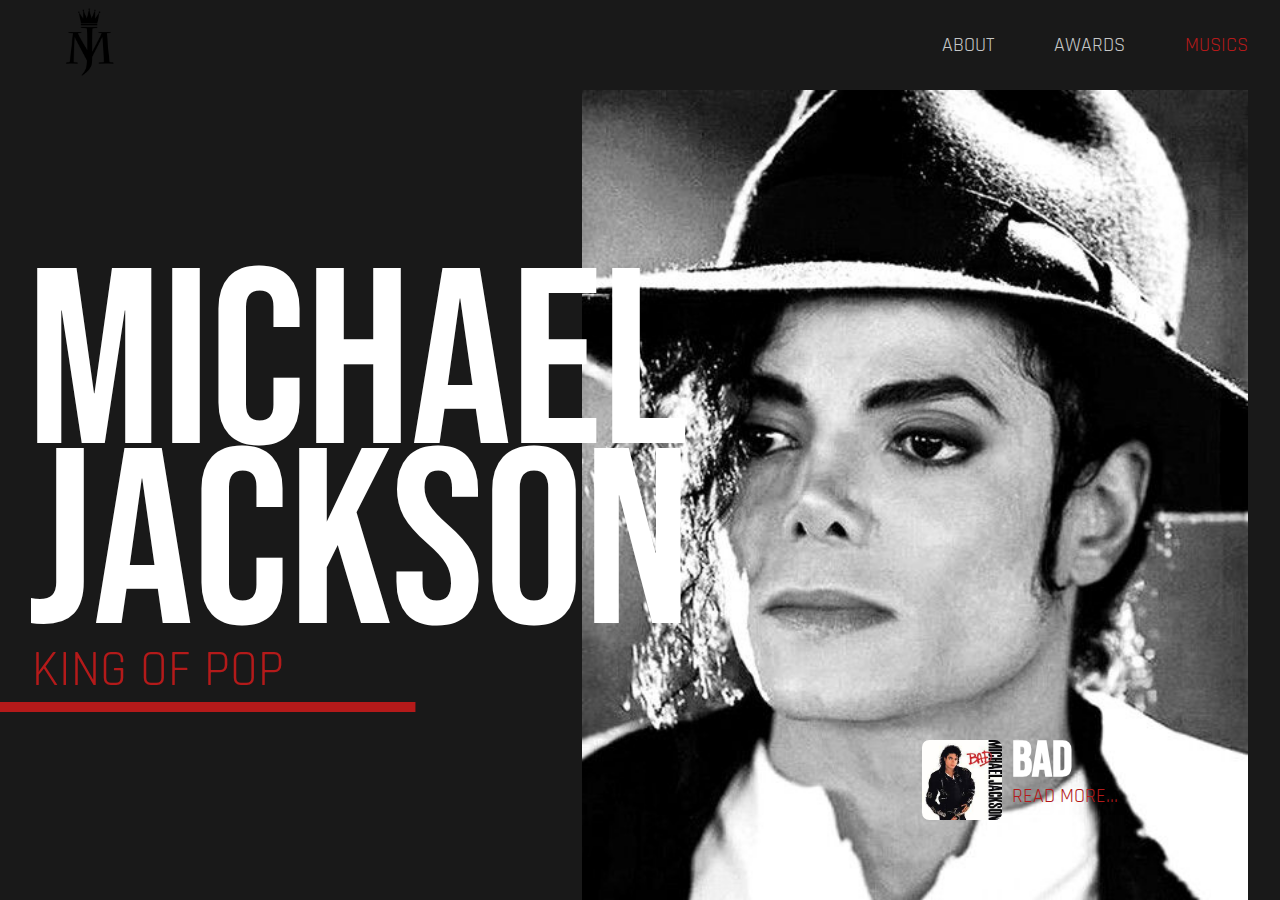
<file: Hideo/index.html>
<!DOCTYPE html>
<html lang="pt-br">
<head>
    <meta charset="UTF-8">
    <meta name="viewport" content="width=device-width, initial-scale=1.0">
    <link rel='shortcut icon' href='./image/damn.jpeg' />
    <link rel='stylesheet' href='./css/index.css' />
    <title>Michael Jackson</title>
</head>
<body>
    <section>
        <header class='menu'>
            <nav>
                <a href="#" id='logo'>
                    <img src="/Hideo/image/logo.png" alt="" />
                </a>
                <div>
                    <a href="#" target="_blank">
                        ABOUT
                    </a>
                    <a href="#" target="_blank">
                        AWARDS
                    </a>
                    <a href="https://www.youtube.com/@MichaelJackson" target="_blank">
                        MUSICS
                    </a>
                </div>
            </nav>
        </header>
        <main class='corpo'>
            <div class="perfil">
                <div class='text'>
                    <span>
                    MICHAEL JACKSON
                    </span>
                    <span>
                    KING OF POP
                    </span>
                </div>
                <div class='preview'>
                    <article>
                        <img src="/Hideo/image/album.jpeg" alt="">
                        <main>
                            <h1>Bad</h1>
                            <a href="#">
                                <span>READ MORE...</span>
                            </a>
                        </main>
                    </article>
                </div>
            </div>
        </main>
    </section>
</body>
</html>
</file>
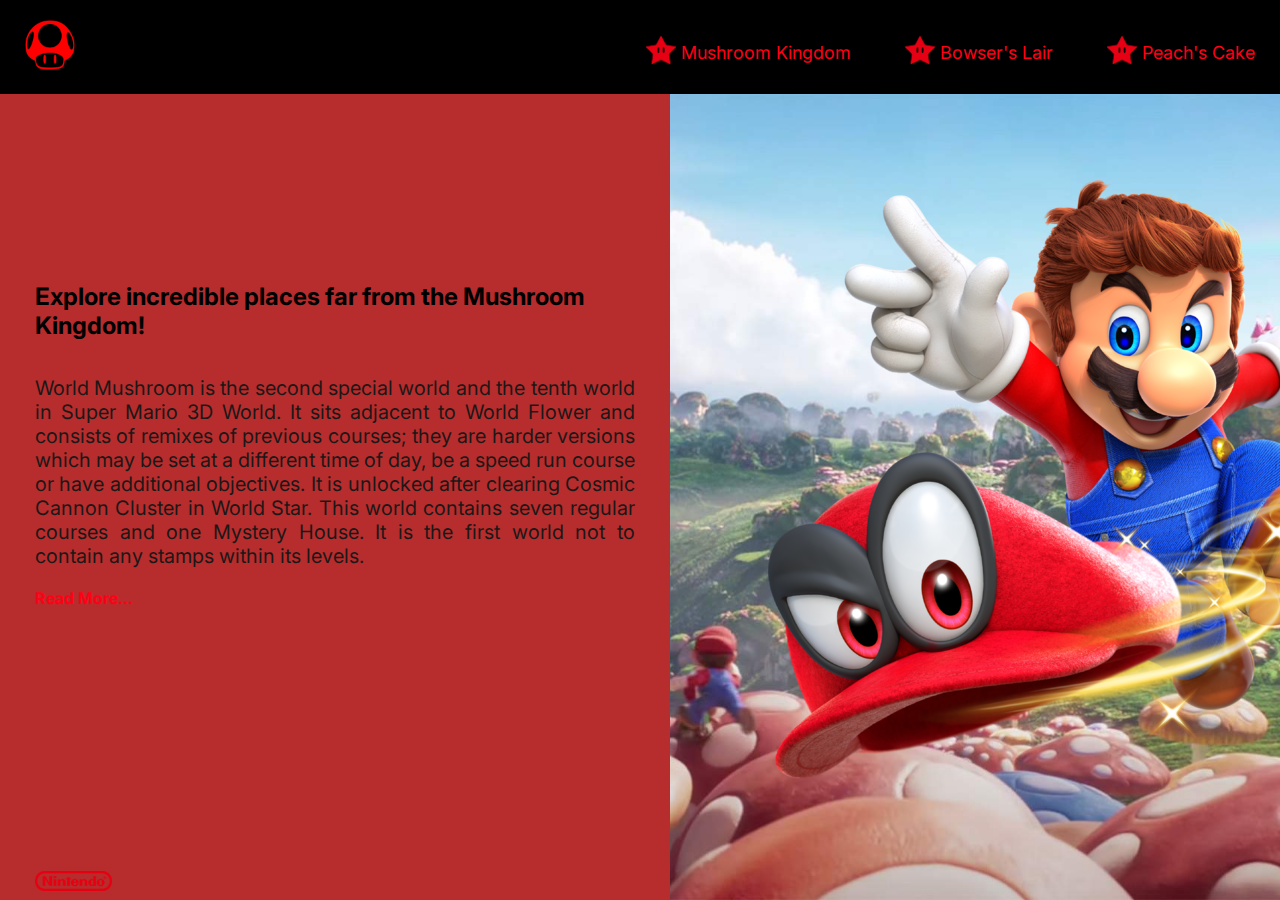
<file: Landing/index.html>
<!DOCTYPE html>
<html lang="pt-br">
<head>
    <meta charset="UTF-8">
    <meta name="viewport" content="width=device-width, initial-scale=1.0">
    <link rel='shortcut icon' href='./image/iconTab.png' />
    <title>Super Mario Universe</title>
    <link rel='stylesheet' href='./css/index.css' />
</head>
<body>
    <section class='landing'>
        <nav>
            <a href="" id='logo'>
                <img src='./image/logo.png' alt='logo' />
            </a>
            <div>
                <a href=""><img src="./image/star.png" alt=""> Mushroom Kingdom</a>
                <a href=""><img src="./image/star.png" alt=""> Bowser's Lair</a>
                <a href=""><img src="./image/star.png" alt=""> Peach's Cake</a>
            </div>
        </nav>
        <main>
            <article>
                <div>
                    <h1>Explore incredible places far from the Mushroom Kingdom!</h1>
                    <p>World Mushroom is the second special world and the tenth world in Super Mario 3D World. It sits adjacent to World Flower and consists of remixes of previous courses; they are harder versions which may be set at a different time of day, be a speed run course or have additional objectives. It is unlocked after clearing Cosmic Cannon Cluster in World Star. This world contains seven regular courses and one Mystery House. It is the first world not to contain any stamps within its levels.</p>
                    <a href="">Read More...</a>
                </div>
                <footer>
                    <a href="https://www.nintendo.com/pt_BR/" target="_blank">
                        <img src="./image/nintendo.png" alt="nintendo">
                    </a>
                    <a href=""></a>
                </footer>
            </article>
            <div id="character">
                <img src="./image/mario.png" alt="">
            </div>
            <div id='bg'>
                <img src="/Landing/image/cenario.jpg" alt="">
            </div>
        </main>
    </section>
</body>
</html>
</file>
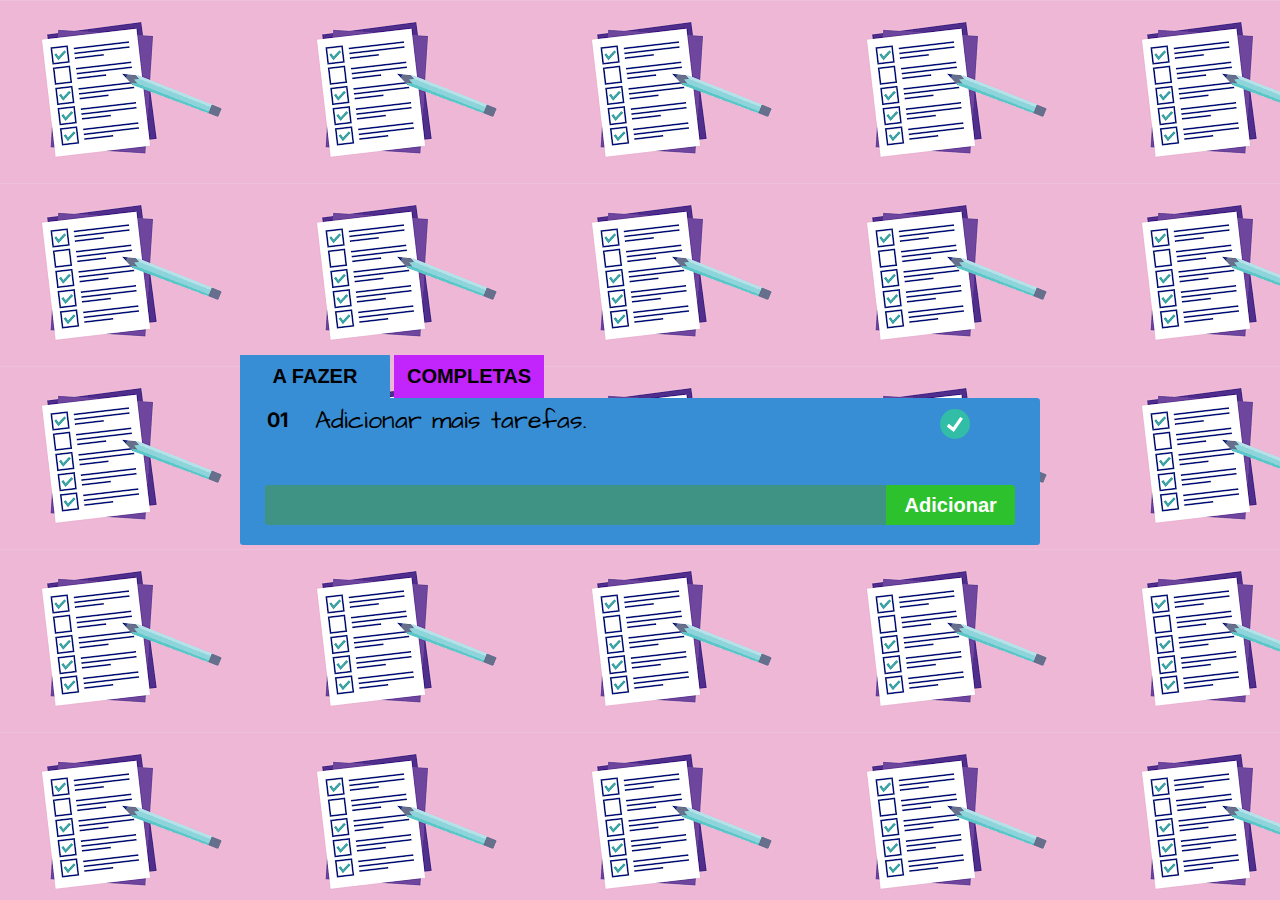
<file: Lista/index.html>
<!DOCTYPE html>
<html lang='pt-br'>
    <head>
        <meta charset='utf-8' />
        <meta name="viewport" content="width=device-width, initial-scale=1.0">
        <title>Lista</title>
        <script src='./javascript/index.js' defer ></script>
        <link rel='stylesheet' href='./css/index.css' />
    </head>
    <body>
        <main class="container">
            <nav>
                <button class="tab-button" onclick="LoadList(JSON.parse(localStorage.getItem('lists')).tasks);" id='tasks'>A FAZER</button>
                <button class="tab-button" onclick="LoadList(JSON.parse(localStorage.getItem('lists')).complete, false);" id='complete'>COMPLETAS</button>
            </nav>
            <ul class="list-container">
                <li class="list-item">
                    <h2>1</h2>
                    <span>Titulo 1</span>
                    <button class="list-item-complete">X</button>
                </li>
            </ul>
            <form onsubmit="AddTask()" action="" id='addTask'>
                <div class="list-item">
                    <input type="text" name="" id="item" required>
                    <button type="submit">Adicionar</button>
                </div>
            </form>
        </main>
    </body>
</html>
</file>
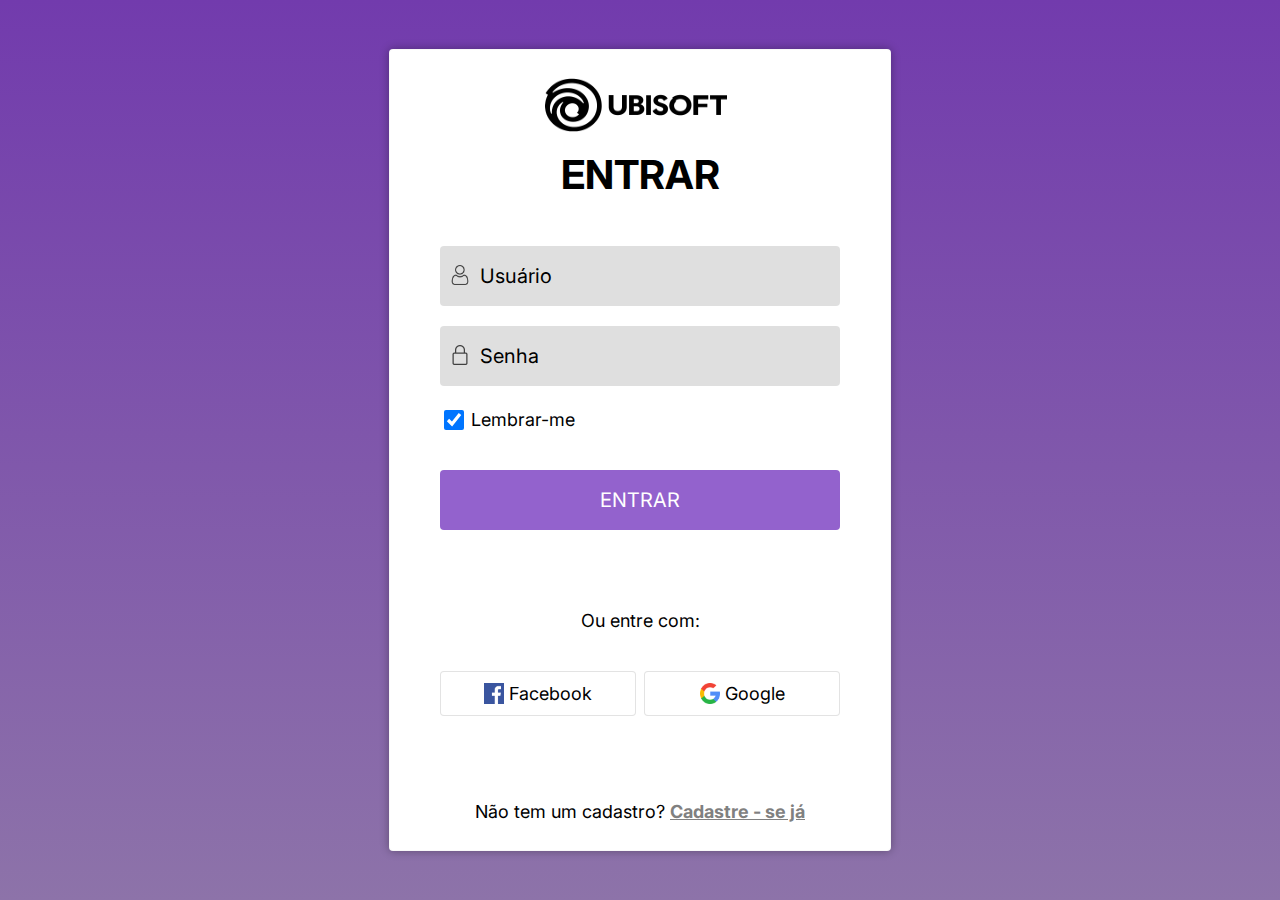
<file: Login/index.html>
<!DOCTYPE html>
<html lang='pt-br'>
    <head>
        <meta name="viewport" content="width=device-width, initial-scale=1.0">
        <meta charset='UTF-8' />
        <title>Formulário da Ubisoft</title>
        <link rel='stylesheet' href='./index.css'/>
    </head>
    <body>
        <main class='login'>
            <section>
                <form onsubmit="alert('Logado com sucesso!')" method="GET">
                    <img src='/Login/image/ubisoft.png' id='ubisoft' alt='ubisoft'/>
                    <h1>ENTRAR</h1>
                    <img src='./image/user.png' id='user-img' alt='Usuario'/>
                    <input type='text' id='user' placeholder='Usuário' required/>
                    <img src='./image/lock.png' id='password-img' alt='Cadeado'/>
                    <input type='password' id='password' placeholder='Senha' required/>
                    <input type="checkbox" checked id='remember'/>
                    <span>Lembrar-me</span>
                    <input type='submit' value='ENTRAR' />
                    <span>Ou entre com:</span>
                    <div>
                        <button id='google'><div><img src='./image/facebook.png' alt='Logo Facebook' /><span>Facebook</span></div></button>
                        <button id='google'><div><img src='./image/google.png' alt='Logo Google' /><span>Google</span></div></button>
                    </div>
                    <span>Não tem um cadastro? <a href='#'>Cadastre&nbsp;-&nbsp;se&nbsp;já</a></span>
                </form>
            </section>
        </main>
    </body>
</html>
</file>
<file: Hideo/css/index.css>
@import url('https://fonts.googleapis.com/css2?family=Rajdhani&display=swap');
@import url('https://fonts.googleapis.com/css2?family=Bebas+Neue&display=swap');
:root{
    --main-color: #191919;
    --text-color: #c5c7c7;
    --text-color-2: white;
    --highlight-color: #b41a1a;
    --text-size-title: 250px;
    --text-size-subtitle: 50px;
    --text-size-links: 20px;
}
body{
    margin: 0px;
    padding: 0px;
    height: 100vh;
}
section{
    height: 100vh;
    background: var(--main-color);
    display: flex;
    flex-direction: column;
    align-items: center;
}

.menu{
    width: 95%;
    height: 10%;
}
.menu nav{
    height: 100%;
    display: flex;
    justify-content: space-between;
    align-items: center;
}
.menu nav a{
    font-size: var(--text-size-links);
    font-family: 'Rajdhani';
    color: var(--text-color);
    text-decoration: none;
    margin-left: 55px;
}
.menu nav a:hover{
    color: var(--text-color-2);
}
.menu nav a:last-of-type{
    color: var(--highlight-color);
}
.menu nav a:last-of-type:hover{
    color: var(--text-color-2);
}
#logo{
    margin: 0;
}
#logo img{
    height: 70px;
}
.corpo{
    height: 90%;
    position: relative;
    width: 95%;
    display: flex;
    flex-direction: row;
    justify-content: space-between;
    margin: 0;
    padding: 0;
}
.perfil{
    width: 100%;
    color: var(--text-color-2);
    display: flex;
    flex-direction: row;
    justify-content: center;
    background-image: url('/Hideo/image/michael-jackson.jpg');
    background-size: contain;
    background-repeat: no-repeat;
    background-position: right bottom;
}
.text{
    align-self: center;
    display: flex;
    flex-direction: column;
    width: 70%;
}
.text span:nth-of-type(1){
    font-family: 'Bebas Neue';
    font-size: var(--text-size-title);
    line-height: 180px;
    margin: 0;
    padding: 0;
    transform: translateX(-5px);
}
.text span:nth-of-type(2){
    font-family: 'Rajdhani';
    font-size: var(--text-size-subtitle);
    color: var(--highlight-color)
}
.text span:nth-of-type(2)::after{
    display: block;
    content: "";
    transform: translateX(-10%);
    width: 50%;
    height: 10px;
    background-color: var(--highlight-color);
}
.preview{
    height: auto;
    width: 30%;
    height: 100%;
    display: flex;
    justify-content: flex-end;
    align-items: flex-end;
}
.preview article{
    height: 70px;
    margin-bottom: 90px;
    margin-right: 120px;
    display: flex;
    align-items: flex-start;
    color: var(--text-color-2);
}
.preview article main{
    font-family: 'Bebas Neue';
    padding: 0 10px;
    display: flex;
    flex-direction: column;
    justify-content: flex-start;
    align-items: flex-start;
}
.preview article img{
    height: 80px;
    border-radius: .45rem;
}
.preview article main h1{
    vertical-align: bottom;
    line-height: 85%;
    height: 70%;
    font-size: var(--text-size-subtitle);
    margin: 0;
}
.preview article main a{
    color: var(--highlight-color);
    text-decoration: none;
}
.preview article main a:hover{
    color: var(--text-color-2);
}
.preview article main a span{
    width: auto;
    display: block;
    font-family: 'Rajdhani';
    font-size: var(--text-size-links);
    margin: 0;
    padding: 0;
}
@media only screen and (max-width: 600px) {
    :root{
        --main-color: #191919;
        --text-color: #c5c7c7;
        --text-color-2: white;
        --text-size-title: 100px;
        --text-size-subtitle: 30px;
        --text-size-links: 15px;
    }
    #logo{
        height: 100%;
        display: flex;
        align-items: center;
    }
    #logo img{
        height: 90%;
    }
    .menu nav div{
        width: 100%;
        display: flex;
        flex-direction: row;
        justify-content: space-evenly;
    }
    .menu nav a{
        font-size: var(--text-size-links);
        font-family: 'Rajdhani';
        color: var(--text-color);
        text-decoration: none;
        margin-left: 25px;
    }
    .menu nav a:nth-of-type(3){
        display: none;
    }
    .corpo{
        justify-content: flex-start;
        align-items: flex-start;
    }
    .perfil{
        height: 100%;
        justify-content: flex-start;
        align-items: flex-start;
    }
    .text{
        align-self: center;
        display: flex;
        flex-direction: column;
        width: 95%;
        height: 95%;
    }
    .text span:nth-of-type(1){
        font-family: 'Bebas Neue';
        font-size: var(--text-size-title);
        line-height: 80px;
    }
    .text span:nth-of-type(2)::after{
        display: block;
        content: "";
        transform: translateX(-36%);
        width: 70%;
        height: 10px;
        background-color: var(--highlight-color);
    }
    .preview{
        display: none;
    }
}
</file>
<file: Landing/css/index.css>
@import url('https://fonts.googleapis.com/css2?family=Inter&display=swap');
        :root{
            --bg-color: rgb(243, 243, 243);
            --text-color: #ff0015;
            --text-color-hover: #ffc9ca;
            --text-menu-size: 18px;
            --text-title-size: 24px;
            --text-subtitle-size: 20px;
            --text-subtitle-color: #1b1818;
        }
        body{
            font-family: 'Inter';
            margin:0;
            padding: 0;
            background: var(--bg-color);
        }
        .landing{
            width: 100%;
            height: 100vh;
            display: flex;
            flex-direction: column;
        }
        .landing nav{
            z-index: 2;
            height: auto;
            display: flex;
            flex-direction: row;
            justify-content: space-between;
            align-items: center;
            width: 100%;
            background-color: black;
        }
        .landing nav div a{
            position: relative;
            margin: 0px 25px;
            text-decoration: none;
            font-size: var(--text-menu-size);
            color: var(--text-color);
            transition: .2s color ease-in-out;
        }
        .landing nav div a:hover{
            color: var(--text-color-hover);
        }
        .landing nav div a img{
            transition: .2s filter ease-in-out;
            filter: invert(16%) sepia(70%) saturate(4646%) hue-rotate(345deg) brightness(89%) contrast(121%);
            transform: translateY(18%);
            width: 30px;
        }
        .landing nav div a:hover img{
            filter: invert(93%) sepia(17%) saturate(1607%) hue-rotate(292deg) brightness(112%) contrast(108%);        
        }
        #logo{
            margin: 20px 25px;
        }
        #logo img{
            width: 50px;
        }
        .landing main{
            height: 100%;
            display: flex;
            flex-direction: row;
            background-color: rgb(183, 44, 44);
        }
        .landing main article{
            display: flex;
            flex-direction: column;
            justify-content: center;
            align-self: center;
            margin: 0 35px;
            max-width: 600px;
            height: 100%;
        }
        .landing main article div{
            flex: 6;
            display: flex;
            flex-direction: column;
            justify-content: center;
        }
        .landing main article div h1{
            font-size: var(--text-title-size);
            color:#000000;
        }
        .landing main article div p{
            color: var(--text-subtitle-color);
            font-size: var(--text-subtitle-size);
            text-align: justify;
        }
        .landing main article div a{
            color: var(--text-color);
            font-size: var(--text-subtitle-size) -2;
            text-decoration: none;
            font-weight: bold;
            width: 100px;
        }
        .landing main article div a:hover{
            color: var(--text-color-hover);
        }
        .landing main article footer{
            display: flex;
            align-items: flex-end;
            flex: 1;
            margin-bottom: 5px;
        }
        .landing main article footer a img{
            max-height: 20px;
        }
        .landing main div{
            width: 100%;
        }
        #bg{
            overflow: hidden;
        }
        #bg img{
            z-index: 1;
            width: 100%;
            height: 100%;
            object-fit: cover;
        }
        #character{
            z-index: 1;
            position: absolute;
            top: 20%;
            left: 60%;
            width: auto;
            animation: Mario 1s infinite alternate ease-in-out;
        }
        @keyframes Mario{
            from {
                transform: rotate(-.5deg);
            }
            to {
                transform: rotate(.5deg);
            }
        }
</file>
<file: Lista/css/index.css>
@import url('https://fonts.googleapis.com/css2?family=Architects+Daughter&family=Inter&display=swap');
:root{
    --text-color-1: rgb(0, 0, 0);
    --main-container-color: #fffc68;
    --color1: #ff4343;
    --color2: rgb(194, 36, 252);
    --color3: #4cc9f0;
    --color4: #388ed4;
    --radius: .20rem;
}
body{
    font-family: 'Inter';
    padding: 0;
    margin: 0;
    background-image: url('/Lista/image/lista.png');
    color: rgb(0, 0, 0);
    min-height: 100vh;
    display: flex;  
    flex-direction: column;
    justify-content: center;
    align-items: center;
}
.tab-button{
    outline: none;
    border: none;
    padding: 10px;
    width: 150px;
    color: var(--text-color-1);
    background: var(--color2);
    font-size: 20px;
    font-weight: bold
}
.tab-button:disabled{
    background: var(--color4);
}
.container{
    margin: 0 20px;
    width: 800px;
}
.list-container{
    margin: 0;
    padding: 0px;
    background: var(--color4);
    border-top-right-radius: var(--radius);
}
.list-container .list-item:nth-child(even){
    background: rgba(0, 0, 0, 0.152);
}
.list-item{
    display: flex;
    justify-content: space-between;
    align-content: center;
    padding: 10px 0px;
    margin: 0;
}
.list-item h2{
    text-align: center;
    font-size: 20px;
    margin: 0 10px;
    width: 10%;
}
.list-item span{
    font-size: 25px;
    line-height: 25px;
    width: 100%;
    font-family: 'Architects Daughter';
}
#addTask{
    margin: 0;
    padding: 20px 5px 10px;
    background: var(--color4);
    border-bottom-left-radius: var(--radius);
    border-bottom-right-radius: var(--radius);
}
#addTask button{
    width: 20%;
    border: none;
    height: 40px;
    font-weight: bold;
    font-size: 20px;
    border-top-right-radius: var(--radius);
    border-bottom-right-radius: var(--radius);
    color: white;
    padding: 0 10px;
    margin-right: 20px;
    background: rgb(45, 194, 45);
}
#addTask button:hover{
    background: rgb(71, 221, 71);
}
.list-item input{
    width: 100%;
    border: none;
    padding: 0;
    margin: 0;
    margin-left: 20px;
    background: rgba(67, 151, 78, 0.59);
    border-top-left-radius: var(--radius);
    border-bottom-left-radius: var(--radius);
    outline: none;
    text-indent: 10px;
    color: rgb(0, 0, 0);
    font-size: 20px;
    font-family: 'Architects Daughter';
}

.list-item-complete{
    position: relative;
    text-align: center;
    border: none;
    background-color: transparent;
    color: white;
    font-size: 20px;
    font-weight: bold;
    margin: 0 8%;
    outline: none;
}
.list-item-complete img{
    position: relative;
    height: 30px;
    width: 30px;
}
.list-item-complete img:hover{
   filter: saturate(150%);
}
.list-item-delete{
    position: relative;
    text-align: center;
    border: none;
    background-color: transparent;
    color: white;
    font-size: 20px;
    font-weight: bold;
    margin: 0 1%;
    outline: none;
}
.list-item-delete img{
    position: relative;
    height: 30px;
    width: 30px;
}
.list-item-delete img:hover{
   filter: saturate(150%);
}
.list-item-readd{
    position: relative;
    text-align: center;
    border: none;
    background-color: transparent;
    color: white;
    font-size: 20px;
    font-weight: bold;
    margin: 0 4%;
    margin-left: 0%;
    outline: none;
}
.list-item-readd img{
    position: relative;
    height: 30px;
    width: 30px;
}
.list-item-readd img:hover{
   filter: saturate(150%);
}
</file>
<file: Login/index.css>
@import url('https://fonts.googleapis.com/css2?family=Inter&display=swap');            
:root{
    --main-bg-color: rgb(255, 255, 255);
    --main-text-color: rgb(0, 0, 0);
    --radius: .25rem;
    --login-input-color: rgba(0, 0, 0, 0.124);
    --login-text-color: rgb(0, 0, 0);
    --login-input-height: 60px;
    --login-input-width: 100%;
}
body{
    font-family: 'Inter';
    margin: 0;
    padding: 0;
    width: 100vw;
    height: 100vh;
    background: linear-gradient(180deg, rgb(114, 59, 173) 0%, rgb(141, 115, 169) 100%);
}
.login{
    flex: 1;
    color: var(--main-text-color);
}
.login section{
    position: absolute;
    top: 50%;
    left: 50%;
    transform: translate(-50%, -50%);
    width: 500px;
    height: 800px;
    background-color: var(--main-bg-color);
    border-radius: var(--radius);
    border: solid 1px rgba(0, 0, 0, 0.029);
    box-shadow: 0px 0px 10px rgba(0, 0, 0, 0.33);
}
.login form{
    position: relative;
    display: block;
    width: 80%;
    height: 80%;
    margin: auto;
    margin-top: 20%;
    padding: 0;
}
.login h1{
    margin-top: 0;
    font-size: 40px;
    text-align: center;
}
.login input{
    font-family: 'Inter';
    margin-top: 20px;
    border: none;
    font-size: 20px;
    color: var(--login-text-color);
    border-radius: var(--radius);
    height: var(--login-input-height);
    width: var(--login-input-width);
}
.login input[type=submit]{
    display: block;
}
.login input[type=text], input[type=password]{
    background: var(--login-input-color);
    text-indent: 40px;
    margin: auto;
    margin-top: 20px;
    padding: 0;
    outline: none;
    border: 0;
}
.login input[type=submit]{
    margin-top: 40px;
    background: #9362cd;
    color: white;
    transition: background .3s;
}
.login input[type=submit]:hover{
    background: #000000;
}
.login #ubisoft{
    position: absolute;
    transform: translate(48%, -100%);
    justify-content: center;
    width: 200px;
    height: 90px;
}
.login #user-img, #password-img{
    position: absolute;
    transform: translate(50%, 195%);
    width: 20px;
    height: 20px;
}
.login input::placeholder{
    color: var(--login-text-color);
    font-size: 20px;
}
.login input[type=checkbox]{
    height: 20px;
    width: 20px;
    transform: translateY(20%);
}
.login span{
    font-family: 'Inter';
    font-size: 18px;
    color: var(--login-text-color);
}
.login span:nth-of-type(2){
    margin-top: 80px;
    margin-bottom: 40px;
    display: block;
    text-align: center;
}
.login span:nth-of-type(3){
    position: absolute;
    width: 100%;
    bottom: -5%;
    display: block;
    text-align: center;
}
.login span:nth-of-type(3) a{
    color: rgb(128, 128, 128);
    font-weight: bold;
}
.login span:nth-of-type(3) a:hover{
    font-weight: normal;
}
.login form div{
    width: 100%;
    display: flex;
    justify-content: space-between;
}
.login button{
    border-radius: var(--radius);
    border: 1px solid rgba(63, 63, 63, 0.145);
    background-color: white;
    width: 49%;
    height: 45px;
    transition: background .3s;
}
.login button:hover{
    background-color: var(--login-input-color);
}
.login button div{
    justify-content: center;
    margin: auto;
}
.login button img{
    width: 20px;
    margin-right: 5px;
}

@media only screen and (max-width: 600px){
    .login section{
        width: 80vw;
        height: auto;
        padding-bottom: 110px;
    }
    .login h1{
        margin-bottom: 0;
    }
    .login form{
        margin-top: 5%;
    }
    .login input{
        margin-top: 5px;
    }
    .login input[type=submit]{
        margin-top: 10px;
    }
    .login #user-img{
        position: absolute;
        transform: translate(50%, 195%);
        width: 20px;
        height: 20px;
    }
    .login #password-img{
        position: absolute;
        transform: translate(50%, 125%);
        width: 20px;
        height: 20px;
    }
    .login button{
        overflow: hidden;
    }
    .login button div span{
        font-size: 14px;
    }
    .login span:nth-of-type(2){
        margin-top: 20px;
        margin-bottom: 10px;
        display: block;
        text-align: center;
    }
    .login span:nth-of-type(3){
        position: absolute;
        width: 100%;
        bottom: -20%;
        display: block;
        text-align: center;
    }
}
</file>
